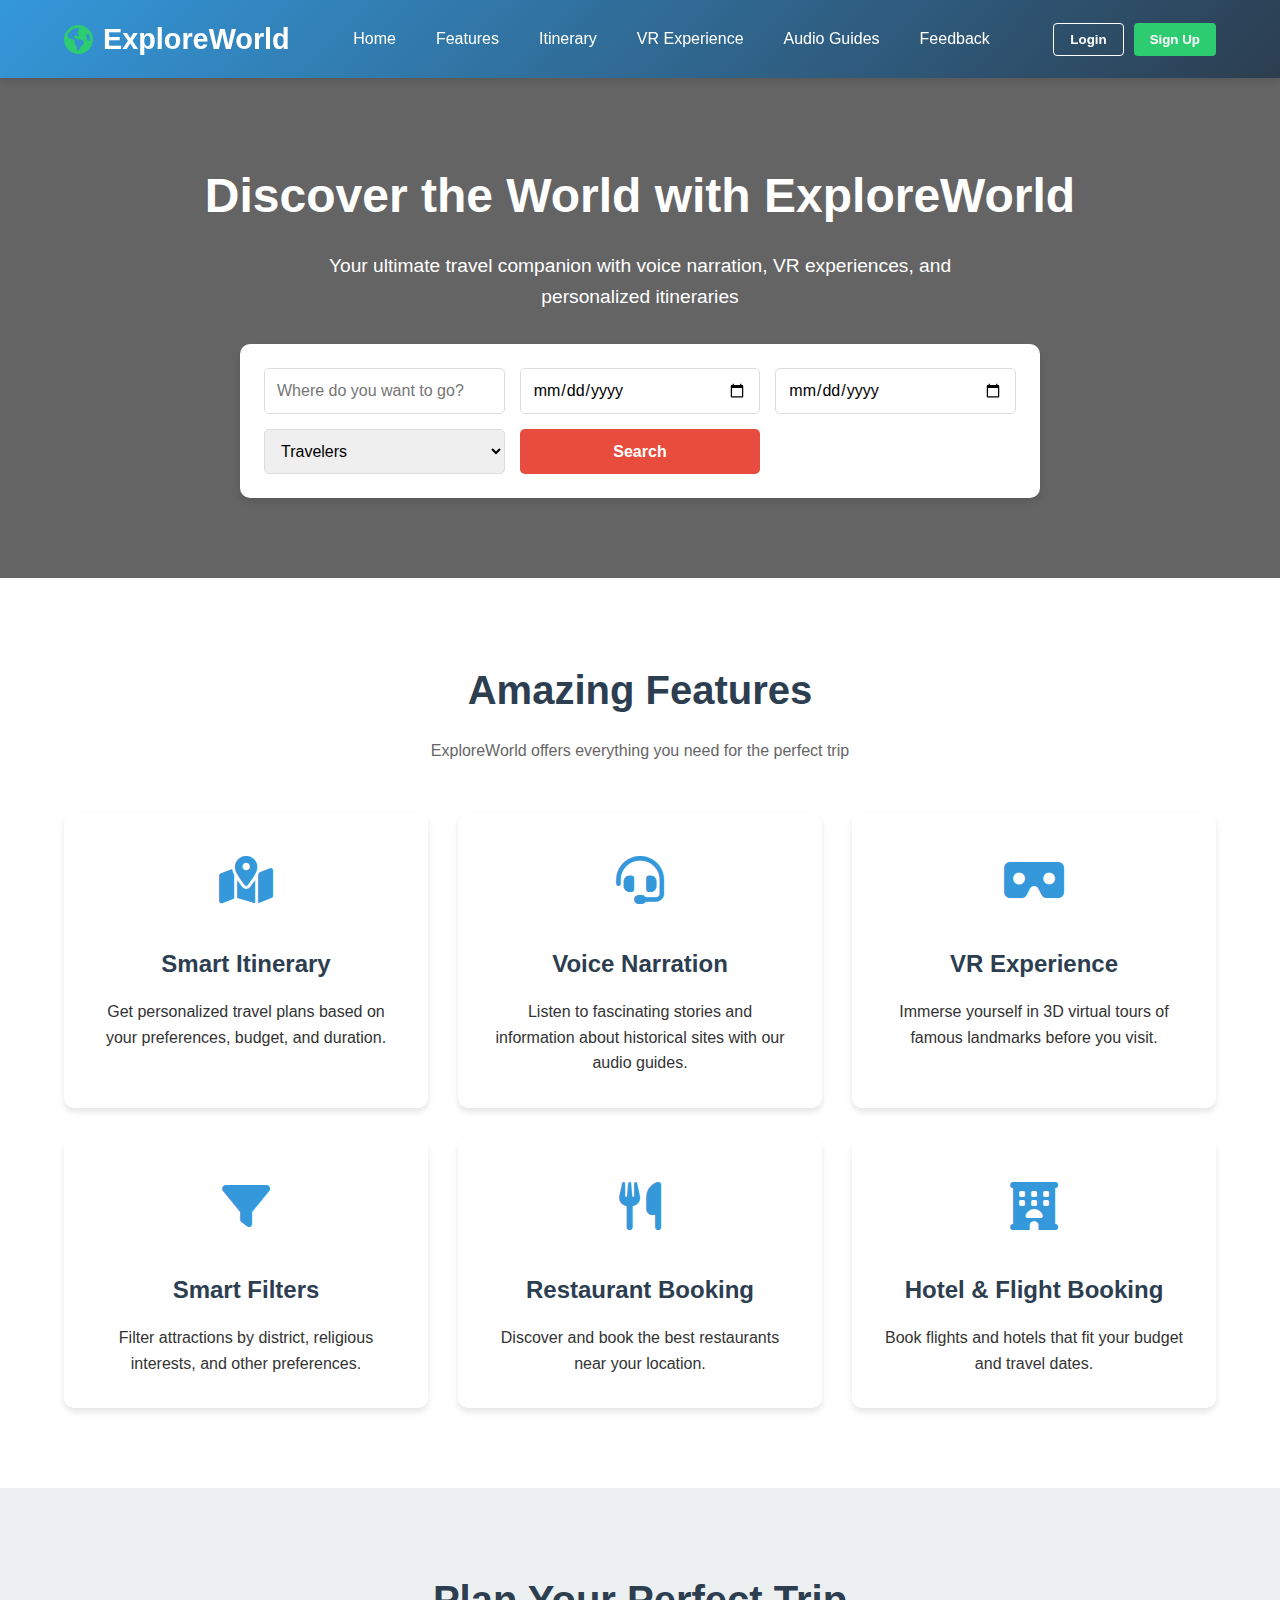
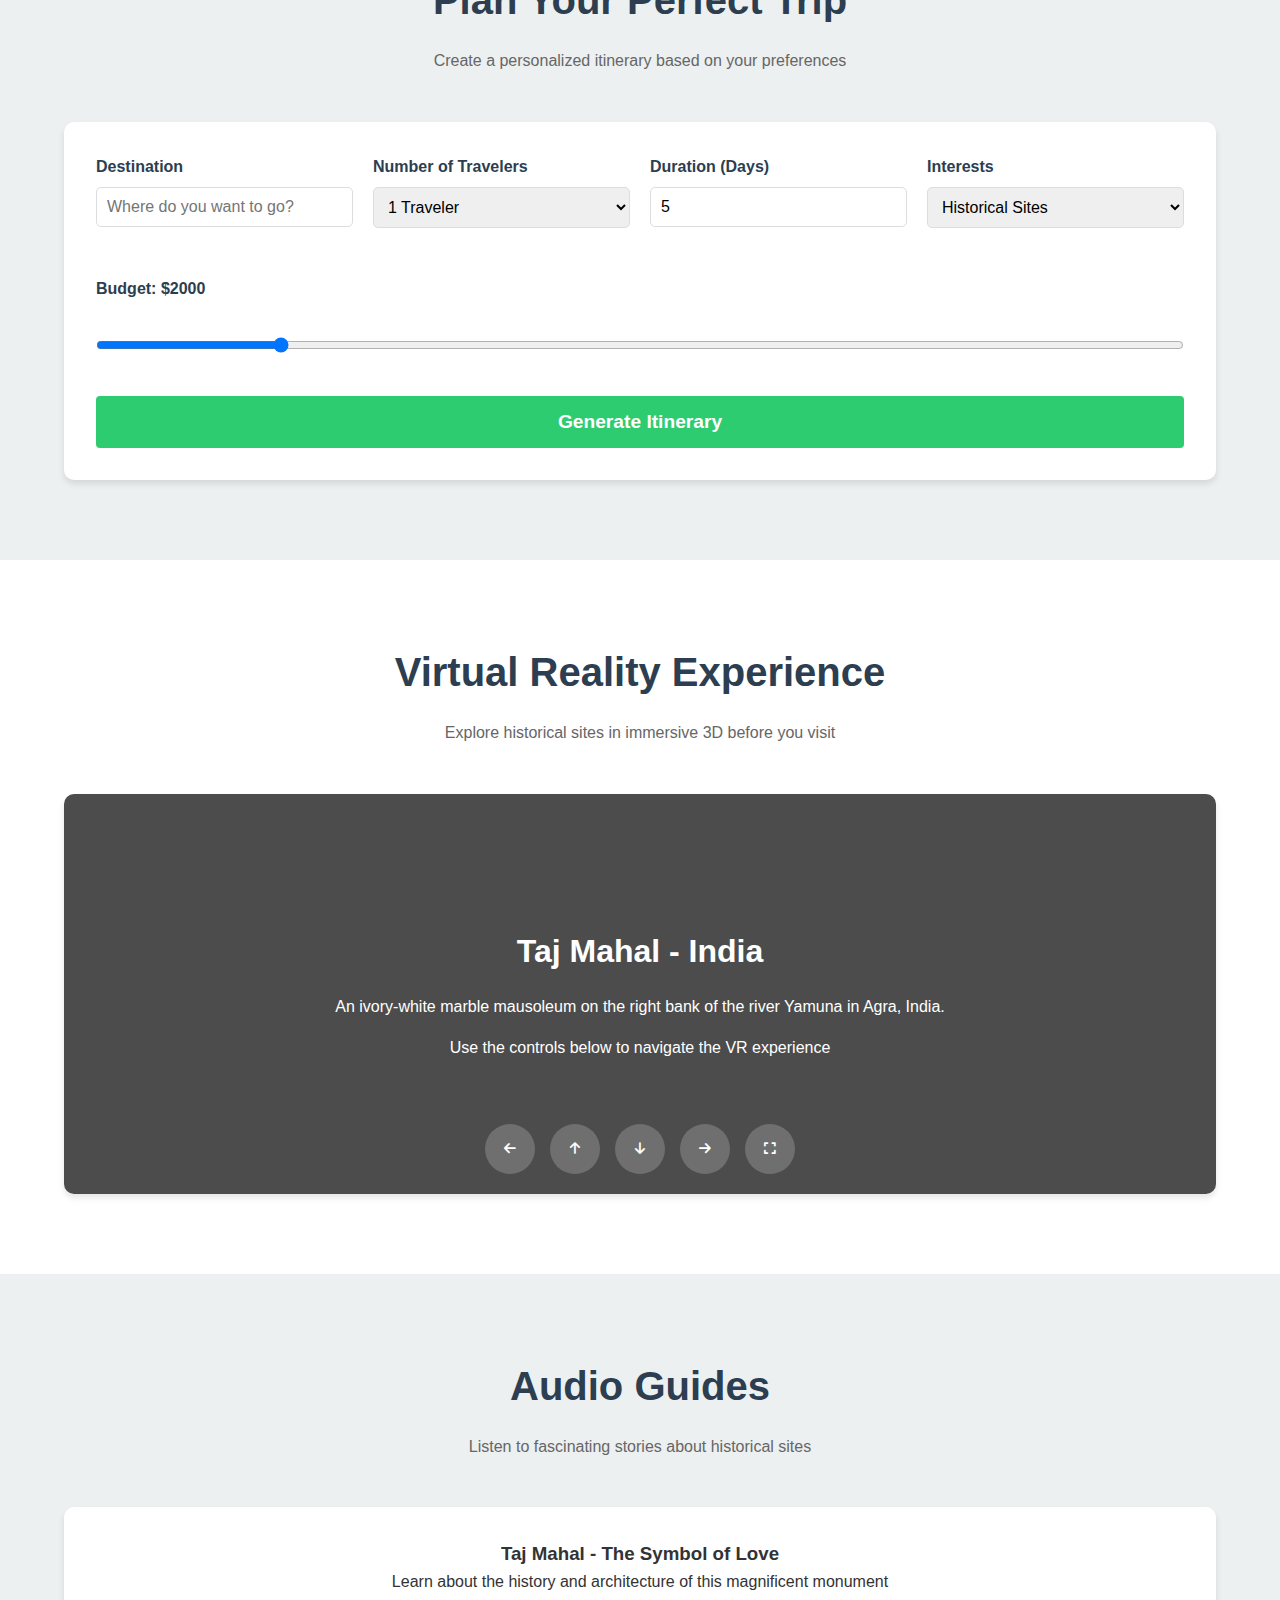
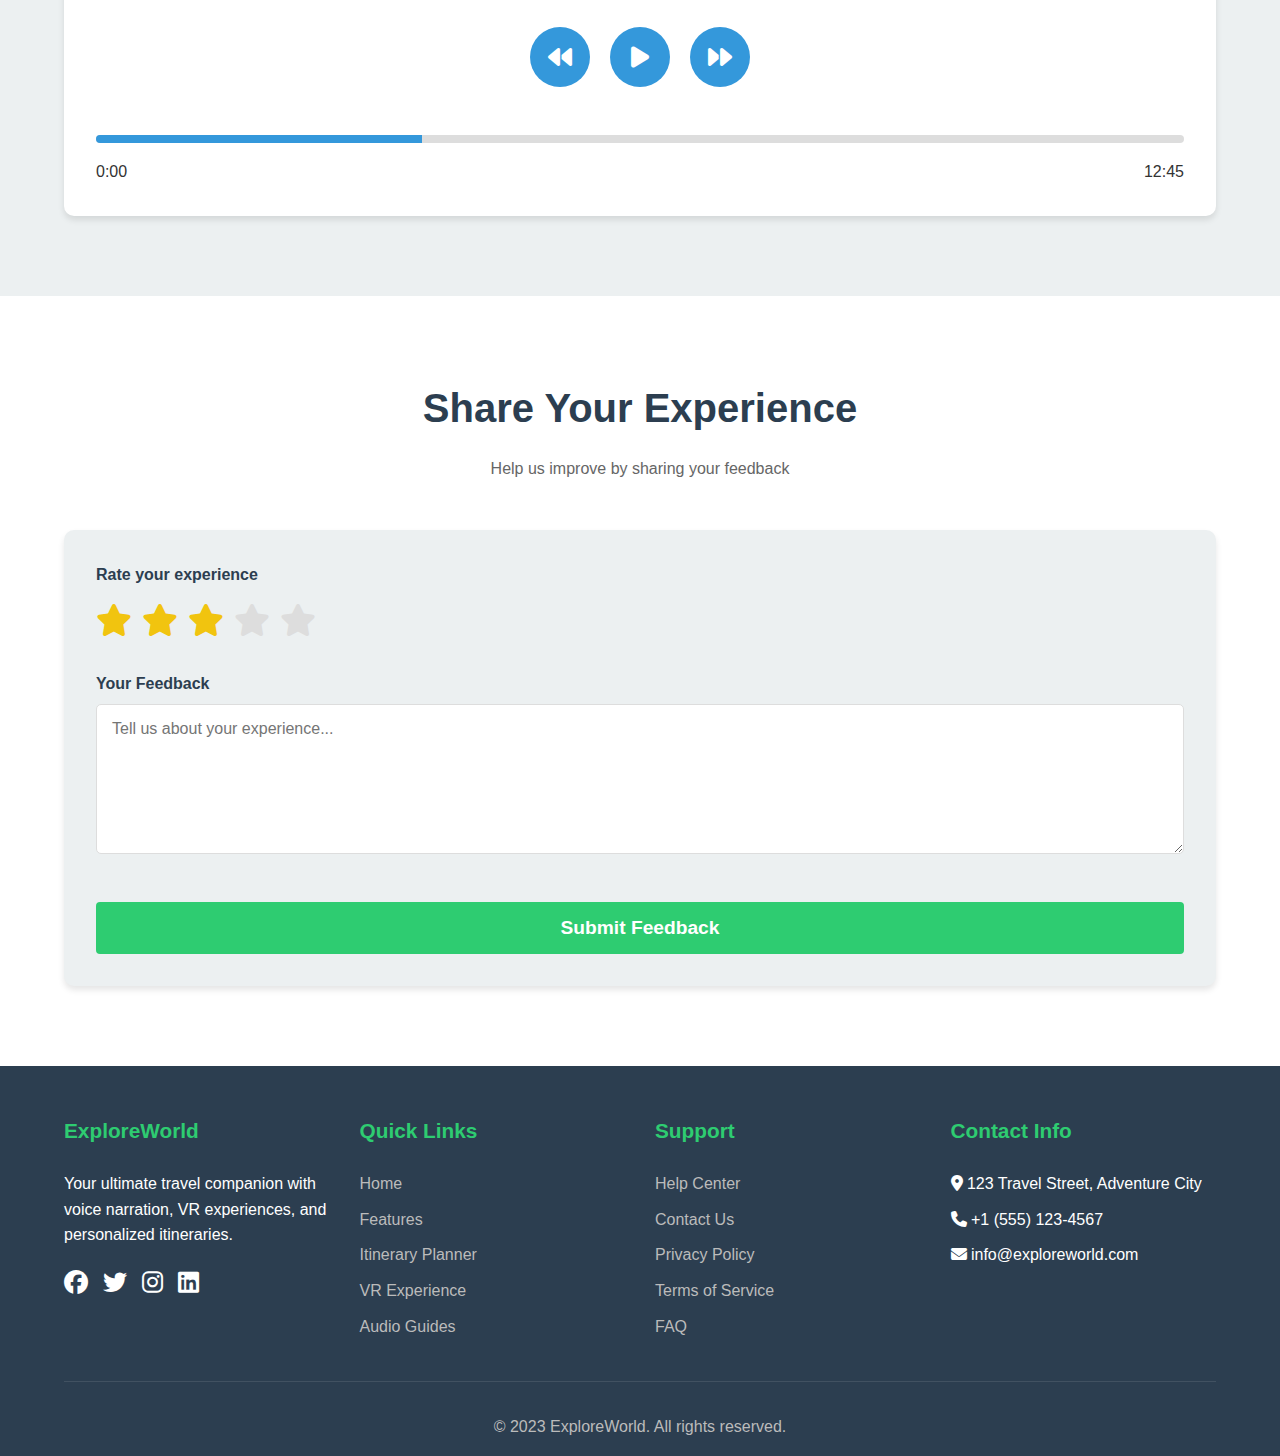
<file: DOC1.html>
<!DOCTYPE html>
<html lang="en">
<head>
    <meta charset="UTF-8">
    <meta name="viewport" content="width=device-width, initial-scale=1.0">
    <title>ExploreWorld - Your Ultimate Travel Companion</title>
    <link rel="stylesheet" href="https://cdnjs.cloudflare.com/ajax/libs/font-awesome/6.4.0/css/all.min.css">
    <style>
        * {
            margin: 0;
            padding: 0;
            box-sizing: border-box;
            font-family: 'Segoe UI', Tahoma, Geneva, Verdana, sans-serif;
        }

        :root {
            --primary: #3498db;
            --secondary: #2ecc71;
            --accent: #e74c3c;
            --dark: #2c3e50;
            --light: #ecf0f1;
            --shadow: 0 4px 6px rgba(0, 0, 0, 0.1);
        }

        body {
            background-color: #f9f9f9;
            color: #333;
            line-height: 1.6;
        }

        .container {
            width: 90%;
            max-width: 1200px;
            margin: 0 auto;
        }

        /* Header Styles */
        header {
            background: linear-gradient(135deg, var(--primary), var(--dark));
            color: white;
            padding: 1rem 0;
            box-shadow: var(--shadow);
            position: sticky;
            top: 0;
            z-index: 100;
        }

        .header-content {
            display: flex;
            justify-content: space-between;
            align-items: center;
        }

        .logo {
            display: flex;
            align-items: center;
            gap: 10px;
            font-size: 1.8rem;
            font-weight: 700;
        }

        .logo i {
            color: var(--secondary);
        }

        nav ul {
            display: flex;
            list-style: none;
            gap: 20px;
        }

        nav a {
            color: white;
            text-decoration: none;
            font-weight: 500;
            transition: color 0.3s;
            padding: 5px 10px;
            border-radius: 4px;
        }

        nav a:hover {
            background-color: rgba(255, 255, 255, 0.1);
        }

        .auth-buttons {
            display: flex;
            gap: 10px;
        }

        .btn {
            padding: 8px 16px;
            border: none;
            border-radius: 4px;
            cursor: pointer;
            font-weight: 600;
            transition: all 0.3s;
        }

        .btn-primary {
            background-color: var(--secondary);
            color: white;
        }

        .btn-outline {
            background-color: transparent;
            border: 1px solid white;
            color: white;
        }

        .btn:hover {
            transform: translateY(-2px);
            box-shadow: var(--shadow);
        }

        /* Hero Section */
        .hero {
            background: linear-gradient(rgba(0, 0, 0, 0.6), rgba(0, 0, 0, 0.6)), url('https://images.unsplash.com/photo-1488646953014-85cb44e25828?ixlib=rb-4.0.3&ixid=M3wxMjA3fDB8MHxwaG90by1wYWdlfHx8fGVufDB8fHx8fA%3D%3D&auto=format&fit=crop&w=1335&q=80');
            background-size: cover;
            background-position: center;
            color: white;
            padding: 5rem 0;
            text-align: center;
        }

        .hero h1 {
            font-size: 3rem;
            margin-bottom: 1rem;
        }

        .hero p {
            font-size: 1.2rem;
            max-width: 700px;
            margin: 0 auto 2rem;
        }

        .search-box {
            background: white;
            padding: 1.5rem;
            border-radius: 10px;
            max-width: 800px;
            margin: 0 auto;
            display: grid;
            grid-template-columns: repeat(auto-fit, minmax(200px, 1fr));
            gap: 15px;
            box-shadow: var(--shadow);
        }

        .search-box input, .search-box select {
            padding: 12px;
            border: 1px solid #ddd;
            border-radius: 5px;
            font-size: 1rem;
        }

        .search-btn {
            background-color: var(--accent);
            color: white;
            border: none;
            border-radius: 5px;
            padding: 12px;
            font-size: 1rem;
            font-weight: 600;
            cursor: pointer;
            transition: background-color 0.3s;
        }

        .search-btn:hover {
            background-color: #c0392b;
        }

        /* Features Section */
        .features {
            padding: 5rem 0;
            background-color: white;
        }

        .section-title {
            text-align: center;
            margin-bottom: 3rem;
        }

        .section-title h2 {
            font-size: 2.5rem;
            color: var(--dark);
            margin-bottom: 1rem;
        }

        .section-title p {
            color: #666;
            max-width: 700px;
            margin: 0 auto;
        }

        .features-grid {
            display: grid;
            grid-template-columns: repeat(auto-fit, minmax(300px, 1fr));
            gap: 30px;
        }

        .feature-card {
            background: white;
            border-radius: 10px;
            padding: 2rem;
            box-shadow: var(--shadow);
            transition: transform 0.3s;
            text-align: center;
        }

        .feature-card:hover {
            transform: translateY(-10px);
        }

        .feature-icon {
            font-size: 3rem;
            color: var(--primary);
            margin-bottom: 1.5rem;
        }

        .feature-card h3 {
            font-size: 1.5rem;
            margin-bottom: 1rem;
            color: var(--dark);
        }

        /* Itinerary Section */
        .itinerary {
            padding: 5rem 0;
            background-color: var(--light);
        }

        .itinerary-planner {
            background: white;
            border-radius: 10px;
            padding: 2rem;
            box-shadow: var(--shadow);
            margin-top: 2rem;
        }

        .form-grid {
            display: grid;
            grid-template-columns: repeat(auto-fit, minmax(250px, 1fr));
            gap: 20px;
            margin-bottom: 2rem;
        }

        .form-group {
            margin-bottom: 1rem;
        }

        .form-group label {
            display: block;
            margin-bottom: 0.5rem;
            font-weight: 600;
            color: var(--dark);
        }

        .form-group input, .form-group select {
            width: 100%;
            padding: 10px;
            border: 1px solid #ddd;
            border-radius: 5px;
            font-size: 1rem;
        }

        .budget-slider {
            width: 100%;
            margin: 1rem 0;
        }

        .budget-value {
            text-align: center;
            font-weight: 600;
            color: var(--primary);
        }

        /* VR Experience Section */
        .vr-experience {
            padding: 5rem 0;
            background-color: white;
        }

        .vr-container {
            position: relative;
            width: 100%;
            height: 400px;
            border-radius: 10px;
            overflow: hidden;
            box-shadow: var(--shadow);
            margin-top: 2rem;
        }

        .vr-view {
            width: 100%;
            height: 100%;
            background: linear-gradient(rgba(0, 0, 0, 0.7), rgba(0, 0, 0, 0.7)), url('https://images.unsplash.com/photo-1597200381847-30ec200eeb9a?ixlib=rb-4.0.3&ixid=M3wxMjA3fDB8MHxwaG90by1wYWdlfHx8fGVufDB8fHx8fA%3D%3D&auto=format&fit=crop&w=1074&q=80');
            background-size: cover;
            background-position: center;
            display: flex;
            justify-content: center;
            align-items: center;
            color: white;
        }

        .vr-controls {
            position: absolute;
            bottom: 20px;
            left: 0;
            right: 0;
            display: flex;
            justify-content: center;
            gap: 15px;
        }

        .vr-btn {
            background-color: rgba(255, 255, 255, 0.2);
            color: white;
            border: none;
            border-radius: 50%;
            width: 50px;
            height: 50px;
            display: flex;
            justify-content: center;
            align-items: center;
            cursor: pointer;
            transition: background-color 0.3s;
        }

        .vr-btn:hover {
            background-color: rgba(255, 255, 255, 0.4);
        }

        /* Audio Guide */
        .audio-guide {
            padding: 5rem 0;
            background-color: var(--light);
        }

        .audio-player {
            background: white;
            border-radius: 10px;
            padding: 2rem;
            box-shadow: var(--shadow);
            margin-top: 2rem;
            display: flex;
            flex-direction: column;
            align-items: center;
        }

        .audio-controls {
            display: flex;
            gap: 20px;
            margin: 2rem 0;
        }

        .audio-btn {
            background-color: var(--primary);
            color: white;
            border: none;
            border-radius: 50%;
            width: 60px;
            height: 60px;
            display: flex;
            justify-content: center;
            align-items: center;
            cursor: pointer;
            font-size: 1.5rem;
            transition: background-color 0.3s;
        }

        .audio-btn:hover {
            background-color: #2980b9;
        }

        .progress-bar {
            width: 100%;
            height: 8px;
            background-color: #ddd;
            border-radius: 4px;
            margin: 1rem 0;
            overflow: hidden;
        }

        .progress {
            height: 100%;
            background-color: var(--primary);
            width: 30%;
        }

        /* Feedback Section */
        .feedback {
            padding: 5rem 0;
            background-color: white;
        }

        .feedback-form {
            background: var(--light);
            border-radius: 10px;
            padding: 2rem;
            box-shadow: var(--shadow);
            margin-top: 2rem;
        }

        .rating {
            display: flex;
            gap: 10px;
            margin-bottom: 1.5rem;
        }

        .star {
            font-size: 2rem;
            color: #ddd;
            cursor: pointer;
            transition: color 0.3s;
        }

        .star.active {
            color: #f1c40f;
        }

        textarea {
            width: 100%;
            padding: 15px;
            border: 1px solid #ddd;
            border-radius: 5px;
            font-size: 1rem;
            resize: vertical;
            min-height: 150px;
            margin-bottom: 1.5rem;
        }

        /* Footer */
        footer {
            background-color: var(--dark);
            color: white;
            padding: 3rem 0 1rem;
        }

        .footer-content {
            display: grid;
            grid-template-columns: repeat(auto-fit, minmax(250px, 1fr));
            gap: 30px;
            margin-bottom: 2rem;
        }

        .footer-column h3 {
            font-size: 1.3rem;
            margin-bottom: 1.5rem;
            color: var(--secondary);
        }

        .footer-column ul {
            list-style: none;
        }

        .footer-column ul li {
            margin-bottom: 10px;
        }

        .footer-column a {
            color: #bbb;
            text-decoration: none;
            transition: color 0.3s;
        }

        .footer-column a:hover {
            color: white;
        }

        .social-icons {
            display: flex;
            gap: 15px;
            margin-top: 1rem;
        }

        .social-icons a {
            color: white;
            font-size: 1.5rem;
        }

        .copyright {
            text-align: center;
            padding-top: 2rem;
            border-top: 1px solid rgba(255, 255, 255, 0.1);
            color: #bbb;
        }

        /* Responsive Design */
        @media (max-width: 768px) {
            .header-content {
                flex-direction: column;
                gap: 15px;
            }

            nav ul {
                flex-wrap: wrap;
                justify-content: center;
            }

            .hero h1 {
                font-size: 2.2rem;
            }

            .search-box {
                grid-template-columns: 1fr;
            }
        }
    </style>
</head>
<body>
    <!-- Header -->
    <header>
        <div class="container">
            <div class="header-content">
                <div class="logo">
                    <i class="fas fa-globe-americas"></i>
                    <span>ExploreWorld</span>
                </div>
                <nav>
                    <ul>
                        <li><a href="#home">Home</a></li>
                        <li><a href="#features">Features</a></li>
                        <li><a href="#itinerary">Itinerary</a></li>
                        <li><a href="#vr">VR Experience</a></li>
                        <li><a href="#audio">Audio Guides</a></li>
                        <li><a href="#feedback">Feedback</a></li>
                    </ul>
                </nav>
                <div class="auth-buttons">
                    <button class="btn btn-outline">Login</button>
                    <button class="btn btn-primary">Sign Up</button>
                </div>
            </div>
        </div>
    </header>

    <!-- Hero Section -->
    <section class="hero" id="home">
        <div class="container">
            <h1>Discover the World with ExploreWorld</h1>
            <p>Your ultimate travel companion with voice narration, VR experiences, and personalized itineraries</p>
            <div class="search-box">
                <input type="text" placeholder="Where do you want to go?">
                <input type="date" placeholder="Check-in">
                <input type="date" placeholder="Check-out">
                <select>
                    <option value="">Travelers</option>
                    <option value="1">1 Traveler</option>
                    <option value="2">2 Travelers</option>
                    <option value="3">3 Travelers</option>
                    <option value="4">4 Travelers</option>
                    <option value="5+">5+ Travelers</option>
                </select>
                <button class="search-btn">Search</button>
            </div>
        </div>
    </section>

    <!-- Features Section -->
    <section class="features" id="features">
        <div class="container">
            <div class="section-title">
                <h2>Amazing Features</h2>
                <p>ExploreWorld offers everything you need for the perfect trip</p>
            </div>
            <div class="features-grid">
                <div class="feature-card">
                    <div class="feature-icon">
                        <i class="fas fa-map-marked-alt"></i>
                    </div>
                    <h3>Smart Itinerary</h3>
                    <p>Get personalized travel plans based on your preferences, budget, and duration.</p>
                </div>
                <div class="feature-card">
                    <div class="feature-icon">
                        <i class="fas fa-headset"></i>
                    </div>
                    <h3>Voice Narration</h3>
                    <p>Listen to fascinating stories and information about historical sites with our audio guides.</p>
                </div>
                <div class="feature-card">
                    <div class="feature-icon">
                        <i class="fas fa-vr-cardboard"></i>
                    </div>
                    <h3>VR Experience</h3>
                    <p>Immerse yourself in 3D virtual tours of famous landmarks before you visit.</p>
                </div>
                <div class="feature-card">
                    <div class="feature-icon">
                        <i class="fas fa-filter"></i>
                    </div>
                    <h3>Smart Filters</h3>
                    <p>Filter attractions by district, religious interests, and other preferences.</p>
                </div>
                <div class="feature-card">
                    <div class="feature-icon">
                        <i class="fas fa-utensils"></i>
                    </div>
                    <h3>Restaurant Booking</h3>
                    <p>Discover and book the best restaurants near your location.</p>
                </div>
                <div class="feature-card">
                    <div class="feature-icon">
                        <i class="fas fa-hotel"></i>
                    </div>
                    <h3>Hotel & Flight Booking</h3>
                    <p>Book flights and hotels that fit your budget and travel dates.</p>
                </div>
            </div>
        </div>
    </section>

    <!-- Itinerary Section -->
    <section class="itinerary" id="itinerary">
        <div class="container">
            <div class="section-title">
                <h2>Plan Your Perfect Trip</h2>
                <p>Create a personalized itinerary based on your preferences</p>
            </div>
            <div class="itinerary-planner">
                <div class="form-grid">
                    <div class="form-group">
                        <label for="destination">Destination</label>
                        <input type="text" id="destination" placeholder="Where do you want to go?">
                    </div>
                    <div class="form-group">
                        <label for="travelers">Number of Travelers</label>
                        <select id="travelers">
                            <option value="1">1 Traveler</option>
                            <option value="2">2 Travelers</option>
                            <option value="3">3 Travelers</option>
                            <option value="4">4 Travelers</option>
                            <option value="5+">5+ Travelers</option>
                        </select>
                    </div>
                    <div class="form-group">
                        <label for="days">Duration (Days)</label>
                        <input type="number" id="days" min="1" max="30" value="5">
                    </div>
                    <div class="form-group">
                        <label for="interests">Interests</label>
                        <select id="interests">
                            <option value="historical">Historical Sites</option>
                            <option value="religious">Religious Sites</option>
                            <option value="nature">Nature & Parks</option>
                            <option value="adventure">Adventure</option>
                            <option value="cultural">Cultural Experience</option>
                        </select>
                    </div>
                </div>
                <div class="form-group">
                    <label for="budget">Budget: $<span id="budget-value">2000</span></label>
                    <input type="range" id="budget" min="500" max="10000" step="100" value="2000" class="budget-slider">
                </div>
                <button class="btn btn-primary" style="width: 100%; padding: 15px; font-size: 1.2rem;">Generate Itinerary</button>
            </div>
        </div>
    </section>

    <!-- VR Experience Section -->
    <section class="vr-experience" id="vr">
        <div class="container">
            <div class="section-title">
                <h2>Virtual Reality Experience</h2>
                <p>Explore historical sites in immersive 3D before you visit</p>
            </div>
            <div class="vr-container">
                <div class="vr-view">
                    <div style="text-align: center;">
                        <h3 style="font-size: 2rem; margin-bottom: 1rem;">Taj Mahal - India</h3>
                        <p>An ivory-white marble mausoleum on the right bank of the river Yamuna in Agra, India.</p>
                        <p style="margin-top: 1rem;">Use the controls below to navigate the VR experience</p>
                    </div>
                </div>
                <div class="vr-controls">
                    <button class="vr-btn"><i class="fas fa-arrow-left"></i></button>
                    <button class="vr-btn"><i class="fas fa-arrow-up"></i></button>
                    <button class="vr-btn"><i class="fas fa-arrow-down"></i></button>
                    <button class="vr-btn"><i class="fas fa-arrow-right"></i></button>
                    <button class="vr-btn"><i class="fas fa-expand"></i></button>
                </div>
            </div>
        </div>
    </section>

    <!-- Audio Guide Section -->
    <section class="audio-guide" id="audio">
        <div class="container">
            <div class="section-title">
                <h2>Audio Guides</h2>
                <p>Listen to fascinating stories about historical sites</p>
            </div>
            <div class="audio-player">
                <h3>Taj Mahal - The Symbol of Love</h3>
                <p>Learn about the history and architecture of this magnificent monument</p>
                <div class="audio-controls">
                    <button class="audio-btn"><i class="fas fa-backward"></i></button>
                    <button class="audio-btn"><i class="fas fa-play"></i></button>
                    <button class="audio-btn"><i class="fas fa-forward"></i></button>
                </div>
                <div class="progress-bar">
                    <div class="progress"></div>
                </div>
                <div style="display: flex; justify-content: space-between; width: 100%;">
                    <span>0:00</span>
                    <span>12:45</span>
                </div>
            </div>
        </div>
    </section>

    <!-- Feedback Section -->
    <section class="feedback" id="feedback">
        <div class="container">
            <div class="section-title">
                <h2>Share Your Experience</h2>
                <p>Help us improve by sharing your feedback</p>
            </div>
            <div class="feedback-form">
                <div class="form-group">
                    <label>Rate your experience</label>
                    <div class="rating">
                        <span class="star active"><i class="fas fa-star"></i></span>
                        <span class="star active"><i class="fas fa-star"></i></span>
                        <span class="star active"><i class="fas fa-star"></i></span>
                        <span class="star"><i class="fas fa-star"></i></span>
                        <span class="star"><i class="fas fa-star"></i></span>
                    </div>
                </div>
                <div class="form-group">
                    <label for="feedback-text">Your Feedback</label>
                    <textarea id="feedback-text" placeholder="Tell us about your experience..."></textarea>
                </div>
                <button class="btn btn-primary" style="width: 100%; padding: 15px; font-size: 1.2rem;">Submit Feedback</button>
            </div>
        </div>
    </section>

    <!-- Footer -->
    <footer>
        <div class="container">
            <div class="footer-content">
                <div class="footer-column">
                    <h3>ExploreWorld</h3>
                    <p>Your ultimate travel companion with voice narration, VR experiences, and personalized itineraries.</p>
                    <div class="social-icons">
                        <a href="#"><i class="fab fa-facebook"></i></a>
                        <a href="#"><i class="fab fa-twitter"></i></a>
                        <a href="#"><i class="fab fa-instagram"></i></a>
                        <a href="#"><i class="fab fa-linkedin"></i></a>
                    </div>
                </div>
                <div class="footer-column">
                    <h3>Quick Links</h3>
                    <ul>
                        <li><a href="#home">Home</a></li>
                        <li><a href="#features">Features</a></li>
                        <li><a href="#itinerary">Itinerary Planner</a></li>
                        <li><a href="#vr">VR Experience</a></li>
                        <li><a href="#audio">Audio Guides</a></li>
                    </ul>
                </div>
                <div class="footer-column">
                    <h3>Support</h3>
                    <ul>
                        <li><a href="#">Help Center</a></li>
                        <li><a href="#">Contact Us</a></li>
                        <li><a href="#">Privacy Policy</a></li>
                        <li><a href="#">Terms of Service</a></li>
                        <li><a href="#">FAQ</a></li>
                    </ul>
                </div>
                <div class="footer-column">
                    <h3>Contact Info</h3>
                    <ul>
                        <li><i class="fas fa-map-marker-alt"></i> 123 Travel Street, Adventure City</li>
                        <li><i class="fas fa-phone"></i> +1 (555) 123-4567</li>
                        <li><i class="fas fa-envelope"></i> info@exploreworld.com</li>
                    </ul>
                </div>
            </div>
            <div class="copyright">
                <p>&copy; 2023 ExploreWorld. All rights reserved.</p>
            </div>
        </div>
    </footer>

    <script>
        // Budget Slider
        const budgetSlider = document.getElementById('budget');
        const budgetValue = document.getElementById('budget-value');
        
        budgetSlider.addEventListener('input', function() {
            budgetValue.textContent = this.value;
        });

        // Star Rating
        const stars = document.querySelectorAll('.star');
        
        stars.forEach((star, index) => {
            star.addEventListener('click', function() {
                stars.forEach((s, i) => {
                    if (i <= index) {
                        s.classList.add('active');
                    } else {
                        s.classList.remove('active');
                    }
                });
            });
        });

        // Audio Player Controls
        const playBtn = document.querySelector('.audio-btn .fa-play');
        
        playBtn.addEventListener('click', function() {
            if (this.classList.contains('fa-play')) {
                this.classList.remove('fa-play');
                this.classList.add('fa-pause');
            } else {
                this.classList.remove('fa-pause');
                this.classList.add('fa-play');
            }
        });

        // VR Controls
        const vrBtns = document.querySelectorAll('.vr-btn');
        
        vrBtns.forEach(btn => {
            btn.addEventListener('click', function() {
                this.style.backgroundColor = 'rgba(255, 255, 255, 0.3)';
                setTimeout(() => {
                    this.style.backgroundColor = 'rgba(255, 255, 255, 0.2)';
                }, 300);
            });
        });
    </script>
</body>
</html>
</file>
